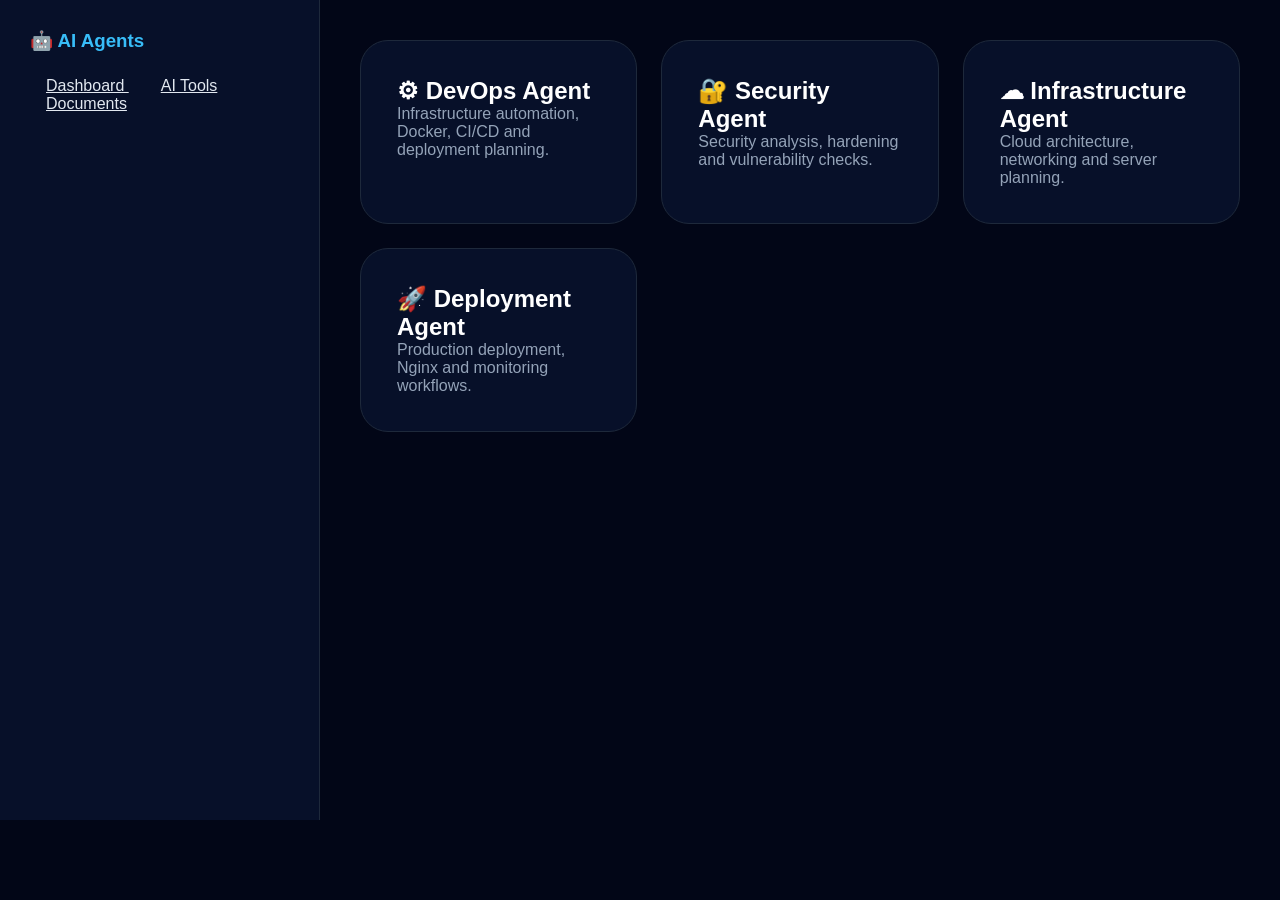
<file: templates/agents.html>
<!DOCTYPE html>
<html lang="en">

<head>

    <meta charset="UTF-8">

    <meta name="viewport"
    content="width=device-width, initial-scale=1.0">

    <title>

        AI Agents - DevOps AI

    </title>

    <link rel="stylesheet"
    href="/static/style.css">

</head>

<body>

<div class="dashboard-layout">



    <!-- SIDEBAR -->

    <div class="left-sidebar">

        <h3>

            🤖 AI Agents

        </h3>

        <a href="/dashboard"
        class="saved-item">

            Dashboard

        </a>

        <a href="/tools"
        class="saved-item">

            AI Tools

        </a>

        <a href="/documents"
        class="saved-item">

            Documents

        </a>

    </div>



    <!-- CONTENT -->

    <div class="dashboard-content">



        <div class="stats-grid">



            <div class="stats-card">

                <h2>

                    ⚙ DevOps Agent

                </h2>

                <p>

                    Infrastructure automation,
                    Docker, CI/CD and deployment planning.

                </p>

            </div>



            <div class="stats-card">

                <h2>

                    🔐 Security Agent

                </h2>

                <p>

                    Security analysis,
                    hardening and vulnerability checks.

                </p>

            </div>



            <div class="stats-card">

                <h2>

                    ☁ Infrastructure Agent

                </h2>

                <p>

                    Cloud architecture,
                    networking and server planning.

                </p>

            </div>



            <div class="stats-card">

                <h2>

                    🚀 Deployment Agent

                </h2>

                <p>

                    Production deployment,
                    Nginx and monitoring workflows.

                </p>

            </div>

        </div>

    </div>

</div>

</body>
</html>
</file>
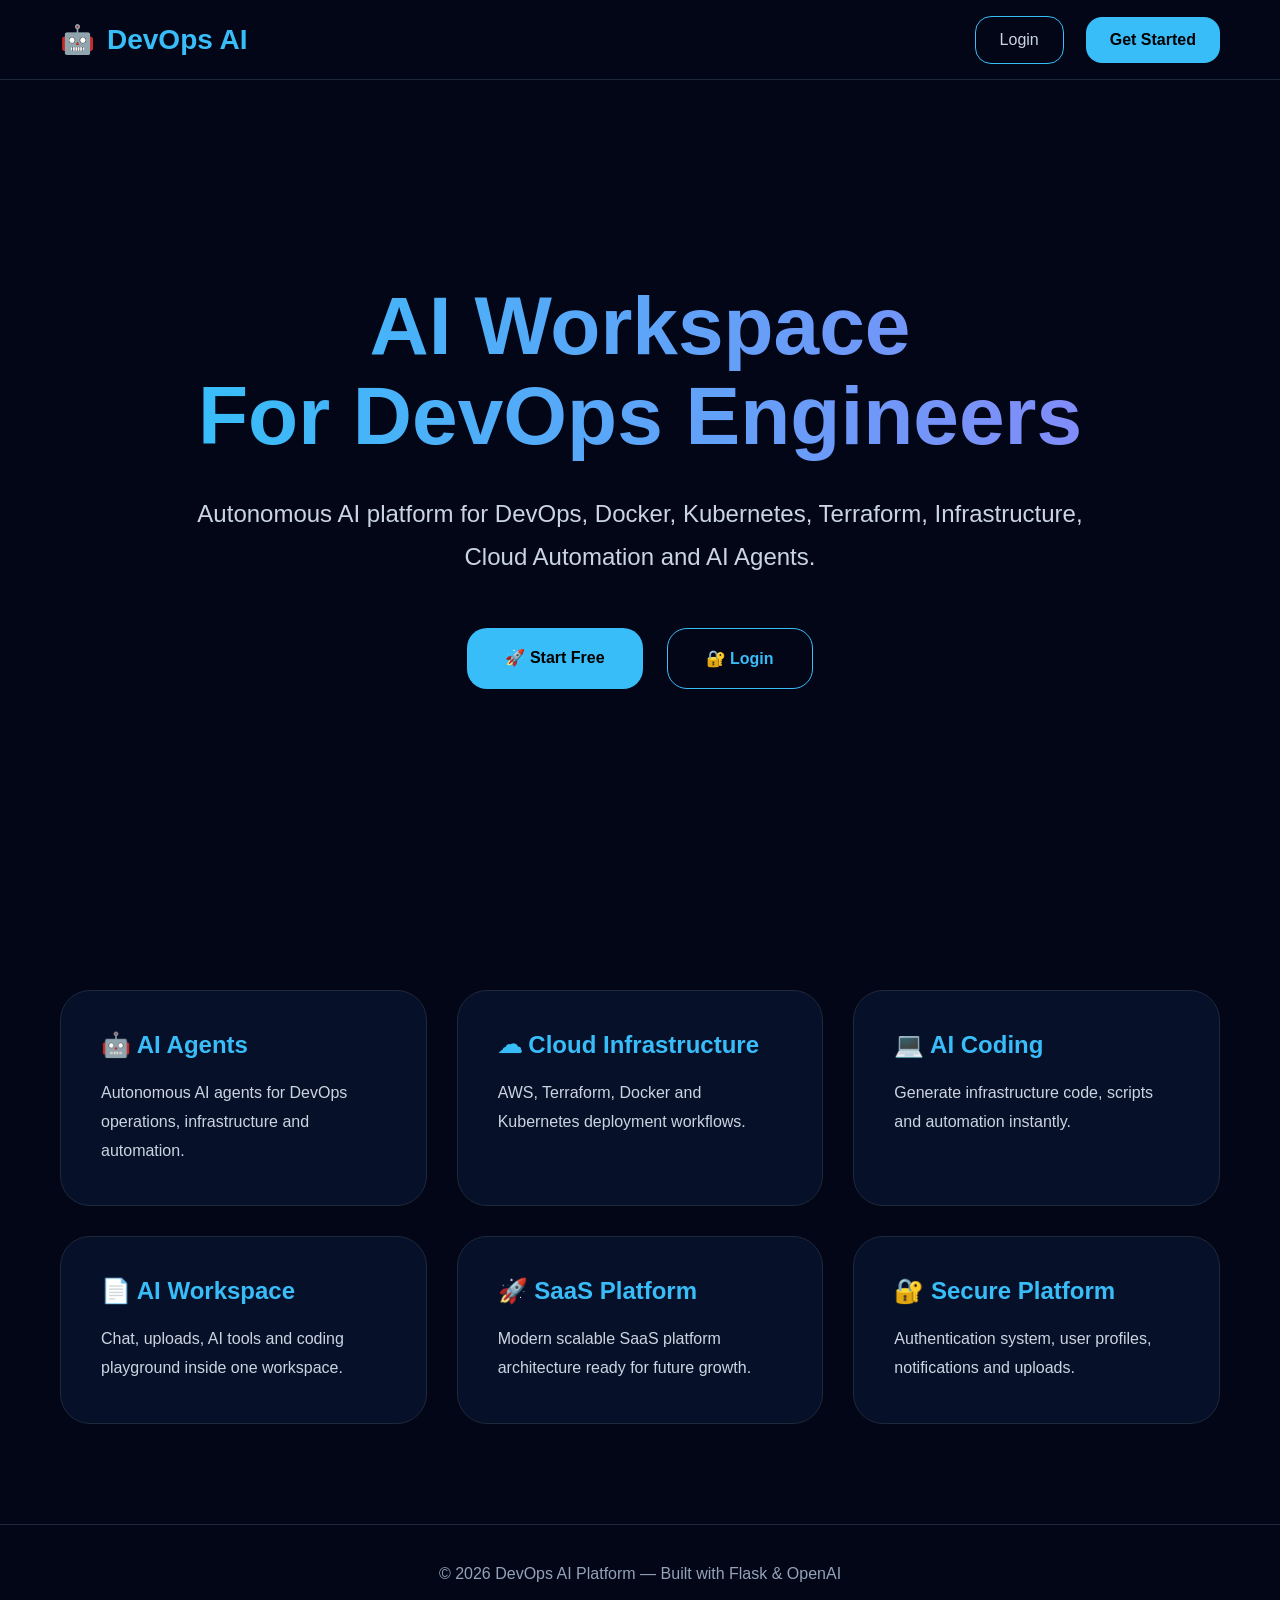
<file: templates/home.html>
<!DOCTYPE html>
<html lang="en">

<head>

    <meta charset="UTF-8">

    <meta name="viewport"
    content="width=device-width, initial-scale=1.0">

    <title>

        DevOps AI Platform

    </title>

    <style>

        *{
            margin:0;
            padding:0;
            box-sizing:border-box;
        }

        body{

            font-family:Arial,sans-serif;

            background:#020617;

            color:white;
        }



        /* =========================================
           NAVBAR
        ========================================= */

        .top-navbar{

            height:80px;

            display:flex;

            justify-content:space-between;

            align-items:center;

            padding:0 60px;

            border-bottom:1px solid #1e293b;
        }


        .logo{

            font-size:28px;

            font-weight:bold;

            color:#38bdf8;

            display:flex;

            align-items:center;

            gap:12px;
        }


        .nav-links{

            display:flex;

            gap:22px;

            align-items:center;
        }


        .nav-links a{

            color:#cbd5e1;

            text-decoration:none;

            transition:0.3s;
        }


        .nav-links a:hover{

            color:#38bdf8;
        }


        .login-btn{

            padding:14px 24px;

            border:1px solid #38bdf8;

            border-radius:16px;
        }


        .start-btn{

            background:#38bdf8;

            color:black !important;

            padding:14px 24px;

            border-radius:16px;

            font-weight:bold;
        }



        /* =========================================
           HERO
        ========================================= */

        .hero{

            min-height:90vh;

            display:flex;

            flex-direction:column;

            justify-content:center;

            align-items:center;

            text-align:center;

            padding:40px;
        }


        .hero h1{

            font-size:82px;

            margin-bottom:30px;

            line-height:1.1;

            background:linear-gradient(
                90deg,
                #38bdf8,
                #818cf8
            );

            -webkit-background-clip:text;

            -webkit-text-fill-color:transparent;
        }


        .hero p{

            max-width:900px;

            line-height:1.8;

            color:#cbd5e1;

            font-size:24px;

            margin-bottom:50px;
        }


        .hero-buttons{

            display:flex;

            gap:24px;

            flex-wrap:wrap;
        }


        .hero-buttons a{

            text-decoration:none;

            padding:20px 38px;

            border-radius:20px;

            font-weight:bold;

            transition:0.3s;
        }


        .primary-btn{

            background:#38bdf8;

            color:black;
        }


        .secondary-btn{

            border:1px solid #38bdf8;

            color:#38bdf8;
        }


        .hero-buttons a:hover{

            transform:translateY(-4px);
        }



        /* =========================================
           FEATURES
        ========================================= */

        .features{

            padding:100px 60px;

            display:grid;

            grid-template-columns:
            repeat(auto-fit,minmax(300px,1fr));

            gap:30px;
        }


        .feature-card{

            background:#071029;

            padding:40px;

            border-radius:30px;

            border:1px solid #1e293b;

            transition:0.3s;
        }


        .feature-card:hover{

            transform:translateY(-5px);
        }


        .feature-card h2{

            margin-bottom:20px;

            color:#38bdf8;
        }


        .feature-card p{

            color:#cbd5e1;

            line-height:1.8;
        }



        /* =========================================
           FOOTER
        ========================================= */

        footer{

            padding:40px;

            text-align:center;

            color:#94a3b8;

            border-top:1px solid #1e293b;
        }

    </style>

<link
rel="manifest"
href="/static/manifest.json">


<meta
name="theme-color"
content="#38bdf8">
</head>

<body>



<!-- =========================================
     NAVBAR
========================================= -->

<div class="top-navbar">

    <div class="logo">

        🤖

        <span>

            DevOps AI

        </span>

    </div>



    <div class="nav-links">

        <a href="/login"
        class="login-btn">

            Login

        </a>



        <a href="/register"
        class="start-btn">

            Get Started

        </a>

    </div>

</div>





<!-- =========================================
     HERO
========================================= -->

<section class="hero">

    <h1>

        AI Workspace<br>

        For DevOps Engineers

    </h1>

    <p>

        Autonomous AI platform for
        DevOps, Docker, Kubernetes,
        Terraform, Infrastructure,
        Cloud Automation and AI Agents.

    </p>



    <div class="hero-buttons">

        <a
        href="/register"
        class="primary-btn">

            🚀 Start Free

        </a>



        <a
        href="/login"
        class="secondary-btn">

            🔐 Login

        </a>

    </div>

</section>





<!-- =========================================
     FEATURES
========================================= -->

<section class="features">



    <div class="feature-card">

        <h2>

            🤖 AI Agents

        </h2>

        <p>

            Autonomous AI agents
            for DevOps operations,
            infrastructure and automation.

        </p>

    </div>



    <div class="feature-card">

        <h2>

            ☁ Cloud Infrastructure

        </h2>

        <p>

            AWS, Terraform,
            Docker and Kubernetes
            deployment workflows.

        </p>

    </div>



    <div class="feature-card">

        <h2>

            💻 AI Coding

        </h2>

        <p>

            Generate infrastructure code,
            scripts and automation instantly.

        </p>

    </div>



    <div class="feature-card">

        <h2>

            📄 AI Workspace

        </h2>

        <p>

            Chat, uploads,
            AI tools and coding playground
            inside one workspace.

        </p>

    </div>



    <div class="feature-card">

        <h2>

            🚀 SaaS Platform

        </h2>

        <p>

            Modern scalable SaaS
            platform architecture
            ready for future growth.

        </p>

    </div>



    <div class="feature-card">

        <h2>

            🔐 Secure Platform

        </h2>

        <p>

            Authentication system,
            user profiles,
            notifications and uploads.

        </p>

    </div>

</section>





<!-- =========================================
     FOOTER
========================================= -->

<footer>

    © 2026 DevOps AI Platform —
    Built with Flask & OpenAI

</footer>
<script>

if("serviceWorker" in navigator){

    navigator.serviceWorker.register(

        "/static/service-worker.js"
    );
}

</script>
</body>
</html>
</file>
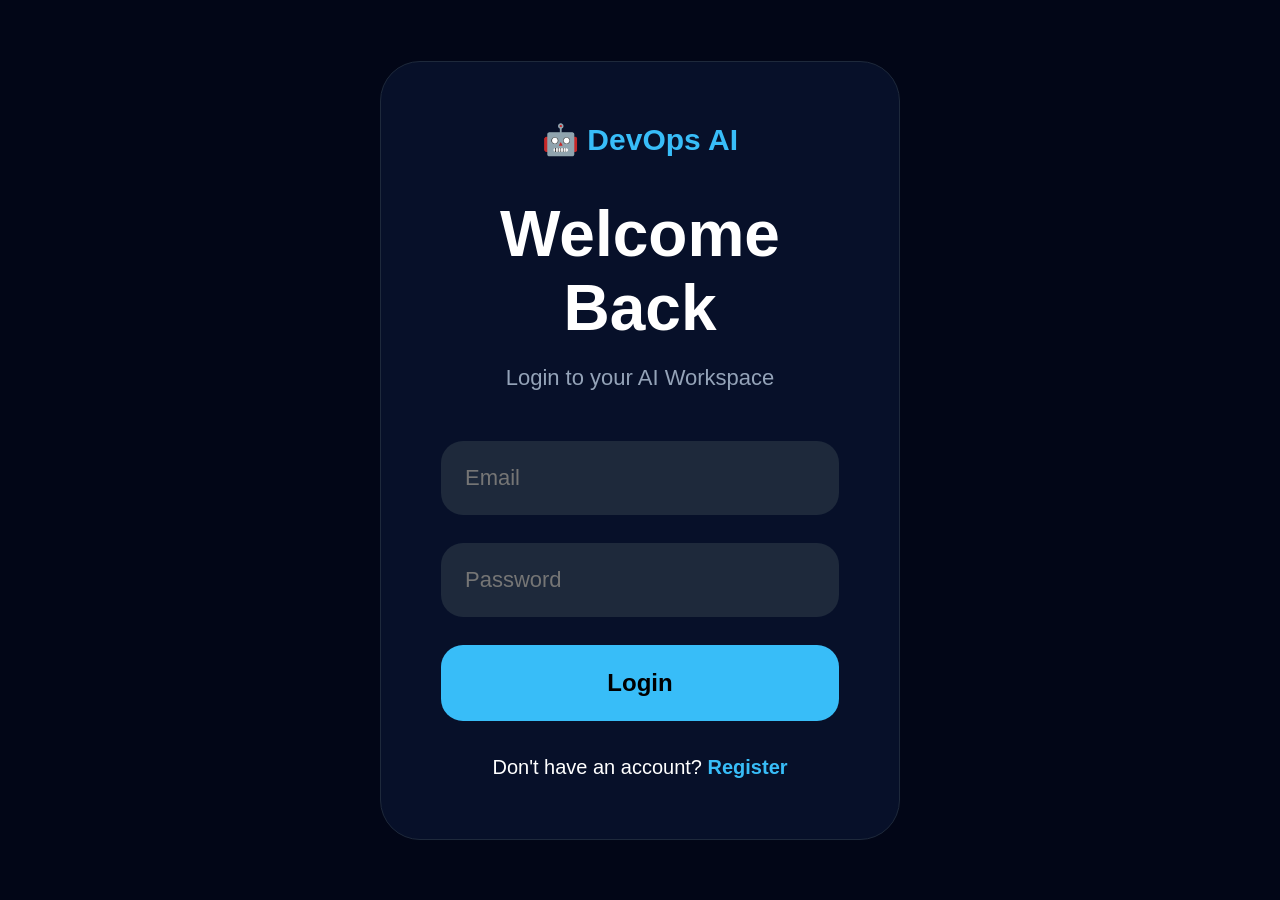
<file: templates/login.html>
<!DOCTYPE html>
<html lang="en">

<head>

    <meta charset="UTF-8">

    <meta name="viewport"
    content="width=device-width, initial-scale=1.0">

    <title>

        Login

    </title>

    <style>

        *{
            margin:0;
            padding:0;
            box-sizing:border-box;
        }

        body{

            font-family:Arial,sans-serif;

            background:#020617;

            display:flex;

            justify-content:center;

            align-items:center;

            min-height:100vh;

            color:white;
        }

        .auth-box{

            width:520px;

            background:#071029;

            padding:60px;

            border-radius:40px;

            border:1px solid #1e293b;
        }

        .logo{

            text-align:center;

            margin-bottom:40px;

            font-size:30px;

            color:#38bdf8;

            font-weight:bold;
        }

        h1{

            text-align:center;

            margin-bottom:20px;

            font-size:64px;
        }

        .subtitle{

            text-align:center;

            color:#94a3b8;

            margin-bottom:50px;

            font-size:22px;
        }

        form{

            display:flex;

            flex-direction:column;

            gap:28px;
        }

        input{

            background:#1e293b;

            border:none;

            padding:24px;

            border-radius:22px;

            color:white;

            font-size:22px;
        }

        button{

            background:#38bdf8;

            border:none;

            padding:24px;

            border-radius:22px;

            font-size:24px;

            font-weight:bold;

            cursor:pointer;
        }

        .bottom-text{

            text-align:center;

            margin-top:35px;

            font-size:20px;
        }

        .bottom-text a{

            color:#38bdf8;

            text-decoration:none;

            font-weight:bold;
        }

    </style>

</head>

<body>



<div class="auth-box">

    <div class="logo">

        🤖 DevOps AI

    </div>



    <h1>

        Welcome Back

    </h1>



    <div class="subtitle">

        Login to your AI Workspace

    </div>



    <form
    method="POST"
    action="/login">



        <input
        type="email"
        name="email"
        placeholder="Email"
        required>



        <input
        type="password"
        name="password"
        placeholder="Password"
        required>



        <button type="submit">

            Login

        </button>

    </form>



    <div class="bottom-text">

        Don't have an account?

        <a href="/register">

            Register

        </a>

    </div>

</div>

</body>
</html>
</file>
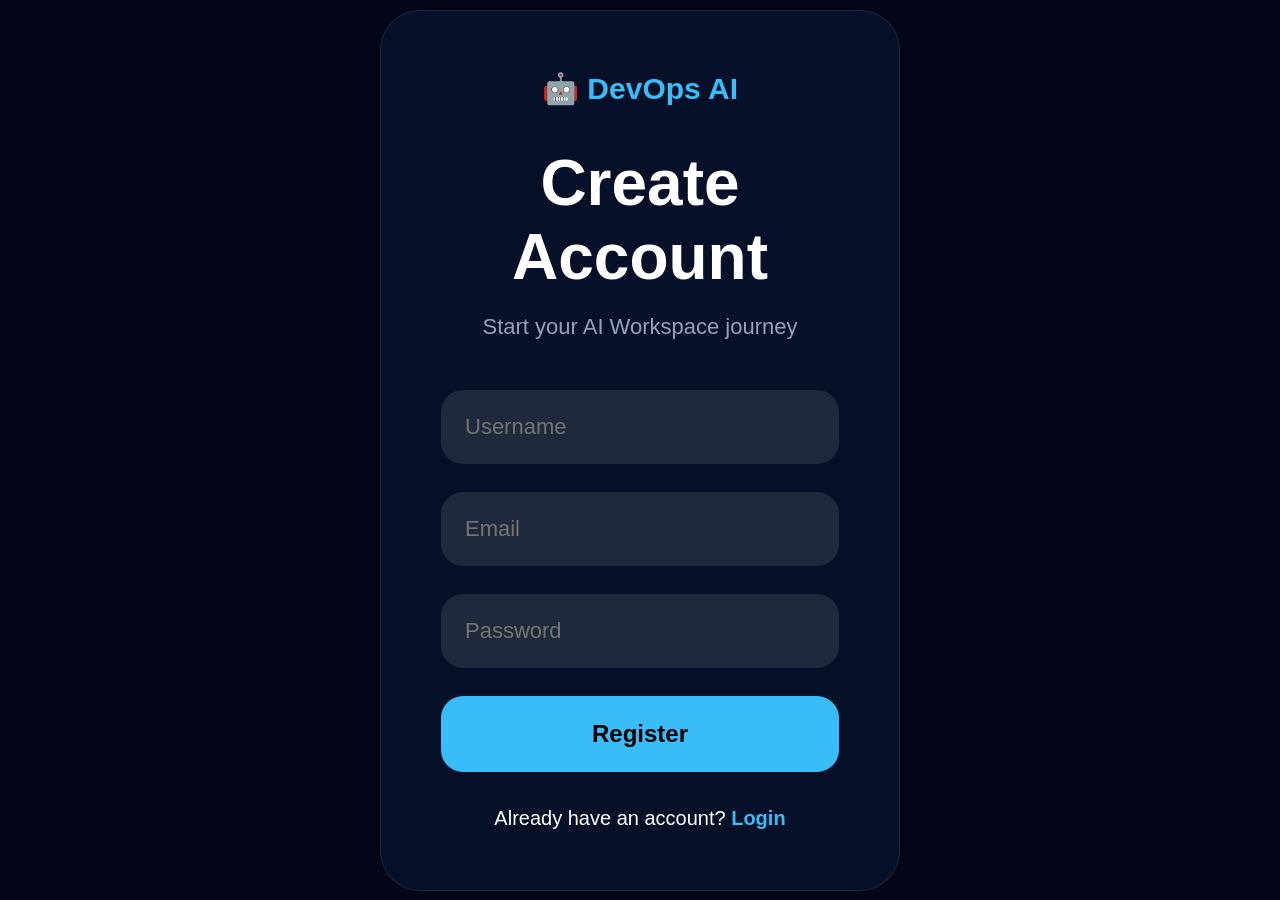
<file: templates/register.html>
<!DOCTYPE html>
<html lang="en">

<head>

    <meta charset="UTF-8">

    <meta name="viewport"
    content="width=device-width, initial-scale=1.0">

    <title>

        Register

    </title>

    <style>

        *{
            margin:0;
            padding:0;
            box-sizing:border-box;
        }

        body{

            font-family:Arial,sans-serif;

            background:#020617;

            display:flex;

            justify-content:center;

            align-items:center;

            min-height:100vh;

            color:white;
        }

        .auth-box{

            width:520px;

            background:#071029;

            padding:60px;

            border-radius:40px;

            border:1px solid #1e293b;
        }

        .logo{

            text-align:center;

            margin-bottom:40px;

            font-size:30px;

            color:#38bdf8;

            font-weight:bold;
        }

        h1{

            text-align:center;

            margin-bottom:20px;

            font-size:64px;
        }

        .subtitle{

            text-align:center;

            color:#94a3b8;

            margin-bottom:50px;

            font-size:22px;
        }

        form{

            display:flex;

            flex-direction:column;

            gap:28px;
        }

        input{

            background:#1e293b;

            border:none;

            padding:24px;

            border-radius:22px;

            color:white;

            font-size:22px;
        }

        button{

            background:#38bdf8;

            border:none;

            padding:24px;

            border-radius:22px;

            font-size:24px;

            font-weight:bold;

            cursor:pointer;
        }

        .bottom-text{

            text-align:center;

            margin-top:35px;

            font-size:20px;
        }

        .bottom-text a{

            color:#38bdf8;

            text-decoration:none;

            font-weight:bold;
        }

    </style>

</head>

<body>



<div class="auth-box">

    <div class="logo">

        🤖 DevOps AI

    </div>



    <h1>

        Create Account

    </h1>



    <div class="subtitle">

        Start your AI Workspace journey

    </div>



    <form
    method="POST"
    action="/register">



        <input
        type="text"
        name="username"
        placeholder="Username"
        required>



        <input
        type="email"
        name="email"
        placeholder="Email"
        required>



        <input
        type="password"
        name="password"
        placeholder="Password"
        required>



        <button type="submit">

            Register

        </button>

    </form>



    <div class="bottom-text">

        Already have an account?

        <a href="/login">

            Login

        </a>

    </div>

</div>

</body>
</html>
</file>
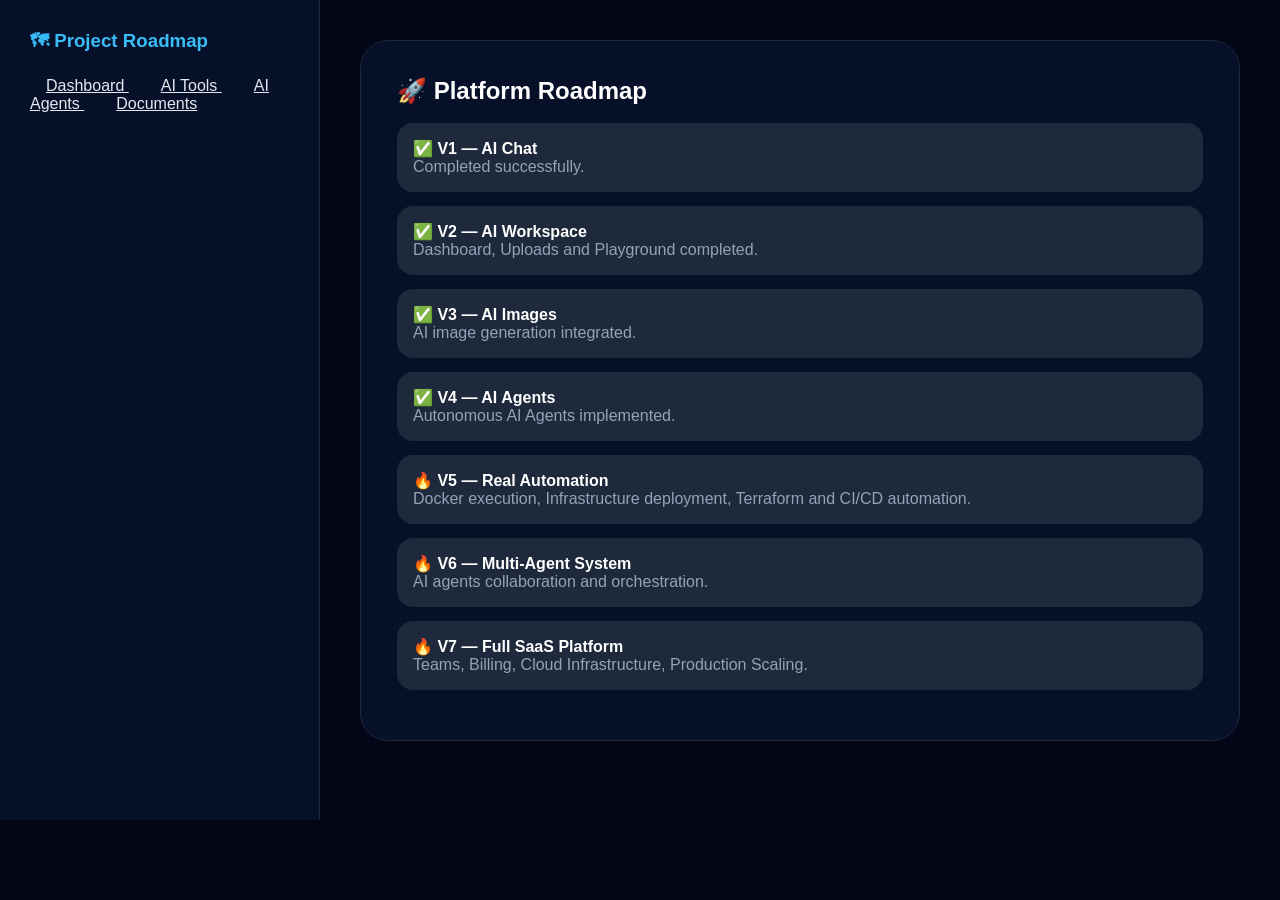
<file: templates/roadmap.html>
<!DOCTYPE html>
<html lang="en">

<head>

    <meta charset="UTF-8">

    <meta name="viewport"
    content="width=device-width, initial-scale=1.0">

    <title>

        Roadmap - DevOps AI

    </title>

    <link rel="stylesheet"
    href="/static/style.css">

</head>

<body>

<div class="dashboard-layout">



    <!-- SIDEBAR -->

    <div class="left-sidebar">

        <h3>

            🗺 Project Roadmap

        </h3>

        <a href="/dashboard"
        class="saved-item">

            Dashboard

        </a>

        <a href="/tools"
        class="saved-item">

            AI Tools

        </a>

        <a href="/agents"
        class="saved-item">

            AI Agents

        </a>

        <a href="/documents"
        class="saved-item">

            Documents

        </a>

    </div>



    <!-- CONTENT -->

    <div class="dashboard-content">



        <div class="stats-card">

            <h2>

                🚀 Platform Roadmap

            </h2>

            <br>



            <div class="notification-item">

                <strong>

                    ✅ V1 — AI Chat

                </strong>

                <p>

                    Completed successfully.

                </p>

            </div>



            <div class="notification-item">

                <strong>

                    ✅ V2 — AI Workspace

                </strong>

                <p>

                    Dashboard, Uploads and Playground completed.

                </p>

            </div>



            <div class="notification-item">

                <strong>

                    ✅ V3 — AI Images

                </strong>

                <p>

                    AI image generation integrated.

                </p>

            </div>



            <div class="notification-item">

                <strong>

                    ✅ V4 — AI Agents

                </strong>

                <p>

                    Autonomous AI Agents implemented.

                </p>

            </div>



            <div class="notification-item">

                <strong>

                    🔥 V5 — Real Automation

                </strong>

                <p>

                    Docker execution,
                    Infrastructure deployment,
                    Terraform and CI/CD automation.

                </p>

            </div>



            <div class="notification-item">

                <strong>

                    🔥 V6 — Multi-Agent System

                </strong>

                <p>

                    AI agents collaboration and orchestration.

                </p>

            </div>



            <div class="notification-item">

                <strong>

                    🔥 V7 — Full SaaS Platform

                </strong>

                <p>

                    Teams, Billing,
                    Cloud Infrastructure,
                    Production Scaling.

                </p>

            </div>

        </div>

    </div>

</div>

</body>
</html>
</file>
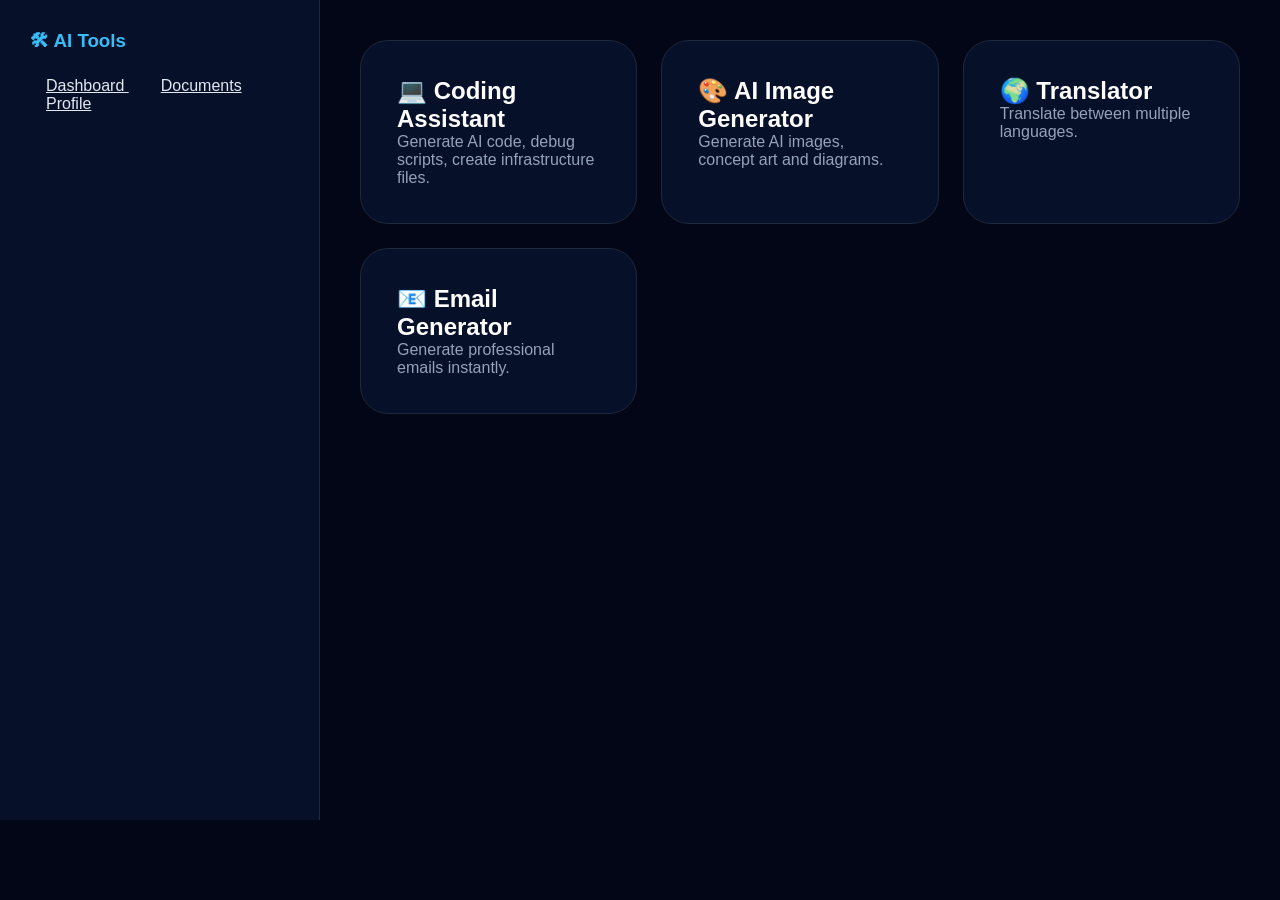
<file: templates/tools.html>
<!DOCTYPE html>
<html lang="en">

<head>

    <meta charset="UTF-8">

    <meta name="viewport"
    content="width=device-width, initial-scale=1.0">

    <title>

        AI Tools - DevOps AI

    </title>

    <link rel="stylesheet"
    href="/static/style.css">

</head>

<body>

<div class="dashboard-layout">



    <!-- SIDEBAR -->

    <div class="left-sidebar">

        <h3>

            🛠 AI Tools

        </h3>

        <a href="/dashboard"
        class="saved-item">

            Dashboard

        </a>

        <a href="/documents"
        class="saved-item">

            Documents

        </a>

        <a href="/profile"
        class="saved-item">

            Profile

        </a>

    </div>



    <!-- CONTENT -->

    <div class="dashboard-content">



        <div class="stats-grid">



            <div class="stats-card">

                <h2>

                    💻 Coding Assistant

                </h2>

                <p>

                    Generate AI code,
                    debug scripts,
                    create infrastructure files.

                </p>

            </div>



            <div class="stats-card">

                <h2>

                    🎨 AI Image Generator

                </h2>

                <p>

                    Generate AI images,
                    concept art and diagrams.

                </p>

            </div>



            <div class="stats-card">

                <h2>

                    🌍 Translator

                </h2>

                <p>

                    Translate between
                    multiple languages.

                </p>

            </div>



            <div class="stats-card">

                <h2>

                    📧 Email Generator

                </h2>

                <p>

                    Generate professional
                    emails instantly.

                </p>

            </div>

        </div>

    </div>

</div>

</body>
</html>
</file>
<file: static/style.css>
*{
    margin:0;
    padding:0;
    box-sizing:border-box;
}

body{

    font-family:Arial,sans-serif;

    background:#020617;

    color:white;
}



/* =========================================
   NAVBAR
========================================= */

.top-navbar{

    height:80px;

    background:#071029;

    display:flex;

    justify-content:space-between;

    align-items:center;

    padding:0 40px;

    border-bottom:1px solid #1e293b;
}


.navbar-left{

    display:flex;

    align-items:center;

    gap:40px;
}


.logo-area{

    font-size:28px;

    font-weight:bold;

    color:#38bdf8;

    display:flex;

    align-items:center;

    gap:12px;
}


.navbar-links{

    display:flex;

    gap:28px;
}


.navbar-links a{

    text-decoration:none;

    color:#cbd5e1;

    transition:0.3s;

    font-size:18px;
}


.navbar-links a:hover{

    color:#38bdf8;
}


.active-link{

    color:#38bdf8 !important;
}


.navbar-right{

    display:flex;

    align-items:center;

    gap:20px;
}



/* =========================================
   VOICE BUTTON
========================================= */

.voice-btn{

    background:#38bdf8;

    color:black;

    border:none;

    padding:12px 20px;

    border-radius:16px;

    font-weight:bold;

    cursor:pointer;
}



/* =========================================
   NOTIFICATIONS
========================================= */

.notification-area{

    position:relative;
}


.notification-wrapper{

    width:50px;

    height:50px;

    border-radius:50%;

    background:#111827;

    display:flex;

    justify-content:center;

    align-items:center;

    cursor:pointer;

    position:relative;

    font-size:22px;
}


.notification-wrapper span{

    position:absolute;

    top:-5px;

    right:-5px;

    background:#38bdf8;

    color:black;

    width:24px;

    height:24px;

    border-radius:50%;

    display:flex;

    align-items:center;

    justify-content:center;

    font-size:12px;

    font-weight:bold;
}


.notifications-dropdown{

    position:absolute;

    top:70px;

    right:0;

    width:320px;

    background:#111827;

    border-radius:20px;

    padding:20px;

    display:none;

    z-index:999;

    border:1px solid #1e293b;
}


.notifications-dropdown h3{

    margin-bottom:18px;

    color:#38bdf8;
}


.notification-item{

    background:#1e293b;

    padding:16px;

    border-radius:16px;

    margin-bottom:14px;
}



/* =========================================
   PROFILE
========================================= */

.profile-dropdown-wrapper{

    position:relative;
}


.profile-box{

    display:flex;

    align-items:center;

    gap:12px;

    cursor:pointer;
}


.profile-avatar{

    width:50px;

    height:50px;

    border-radius:50%;

    background:#1e293b;

    display:flex;

    justify-content:center;

    align-items:center;

    font-size:22px;
}


.navbar-profile-image{

    width:50px;

    height:50px;

    border-radius:50%;

    object-fit:cover;

    border:2px solid #38bdf8;
}


.profile-dropdown{

    position:absolute;

    top:75px;

    right:0;

    width:240px;

    background:#111827;

    border-radius:20px;

    padding:14px;

    display:none;

    z-index:999;

    border:1px solid #1e293b;
}


.profile-dropdown a{

    display:block;

    padding:14px;

    border-radius:14px;

    text-decoration:none;

    color:white;

    transition:0.3s;
}


.profile-dropdown a:hover{

    background:#1e293b;
}



/* =========================================
   LAYOUT
========================================= */

.dashboard-layout{

    display:flex;

    min-height:calc(100vh - 80px);
}



/* =========================================
   SIDEBAR
========================================= */

.left-sidebar{

    width:320px;

    background:#071029;

    padding:30px;

    border-right:1px solid #1e293b;
}


.left-sidebar h3{

    margin-bottom:25px;

    color:#38bdf8;
}


.new-chat-btn{

    width:100%;

    background:#38bdf8;

    border:none;

    padding:18px;

    border-radius:18px;

    font-weight:bold;

    margin-bottom:30px;

    cursor:pointer;
}


.saved-item{

    padding:16px;

    border-radius:16px;

    margin-bottom:14px;

    cursor:pointer;

    transition:0.3s;

    color:#e2e8f0;
}


.saved-item:hover{

    background:#1e293b;
}


.storage-card{

    margin-top:60px;
}


.storage-card h4{

    margin-bottom:16px;

    color:#38bdf8;
}


.storage-bar{

    height:14px;

    background:#1e293b;

    border-radius:20px;

    overflow:hidden;

    margin:18px 0;
}


.storage-progress{

    width:22%;

    height:100%;

    background:#38bdf8;
}


.storage-card button{

    width:100%;

    background:#38bdf8;

    border:none;

    padding:16px;

    border-radius:16px;

    font-weight:bold;

    margin-top:14px;

    cursor:pointer;
}



/* =========================================
   MAIN CONTENT
========================================= */

.dashboard-content{

    flex:1;

    padding:40px;
}



/* =========================================
   WORKSPACE TABS
========================================= */

.workspace-tabs{

    display:flex;

    gap:16px;

    margin-bottom:40px;

    flex-wrap:wrap;
}


.workspace-tabs button{

    background:#111827;

    color:white;

    border:none;

    padding:16px 28px;

    border-radius:18px;

    cursor:pointer;

    transition:0.3s;
}


.workspace-tabs button:hover{

    background:#1e293b;
}


.active-tab{

    background:#38bdf8 !important;

    color:black !important;

    font-weight:bold;
}



/* =========================================
   STATS
========================================= */

.stats-grid{

    display:grid;

    grid-template-columns:
    repeat(auto-fit,minmax(260px,1fr));

    gap:24px;

    margin-bottom:40px;
}


.stats-card{

    background:#071029;

    padding:36px;

    border-radius:28px;

    border:1px solid #1e293b;
}


.stats-card h3{

    color:#38bdf8;

    margin-bottom:20px;
}


.stats-card h1{

    font-size:64px;

    margin-bottom:14px;
}


.stats-card p{

    color:#94a3b8;
}



/* =========================================
   QUICK TOOLS
========================================= */

.quick-tools{

    background:#071029;

    padding:34px;

    border-radius:28px;

    margin-bottom:40px;

    border:1px solid #1e293b;
}


.quick-tools h2{

    margin-bottom:30px;

    color:#38bdf8;
}


.tools-grid{

    display:grid;

    grid-template-columns:
    repeat(auto-fit,minmax(260px,1fr));

    gap:22px;
}


.tools-grid button{

    background:#1e293b;

    color:white;

    border:none;

    padding:24px;

    border-radius:22px;

    cursor:pointer;

    transition:0.3s;

    font-size:18px;
}


.tools-grid button:hover{

    transform:translateY(-3px);

    background:#334155;
}



/* =========================================
   CHAT
========================================= */

.chat-workspace{

    background:#071029;

    padding:34px;

    border-radius:28px;

    border:1px solid #1e293b;
}


#chat-box{

    height:500px;

    overflow-y:auto;

    margin-bottom:24px;
}


.message{

    padding:24px;

    border-radius:22px;

    margin-bottom:18px;

    line-height:1.8;
}


.message.ai{

    background:#1e293b;
}


.message.user{

    background:#38bdf8;

    color:black;
}


.input-area{

    display:flex;

    gap:16px;
}


.input-area input{

    flex:1;

    background:#1e293b;

    border:none;

    padding:20px;

    border-radius:18px;

    color:white;

    font-size:16px;
}


.input-area button{

    background:#38bdf8;

    border:none;

    padding:18px 28px;

    border-radius:18px;

    font-weight:bold;

    cursor:pointer;
}



/* =========================================
   GENERATED IMAGES
========================================= */

.generated-images-grid{

    display:grid;

    grid-template-columns:
    repeat(auto-fit,minmax(250px,1fr));

    gap:20px;

    margin-top:30px;
}


.generated-image{

    width:100%;

    border-radius:24px;

    border:1px solid #1e293b;
}



/* =========================================
   CODE BLOCK
========================================= */

pre{

    background:#111827;

    padding:24px;

    border-radius:24px;

    overflow:auto;
}
</file>
